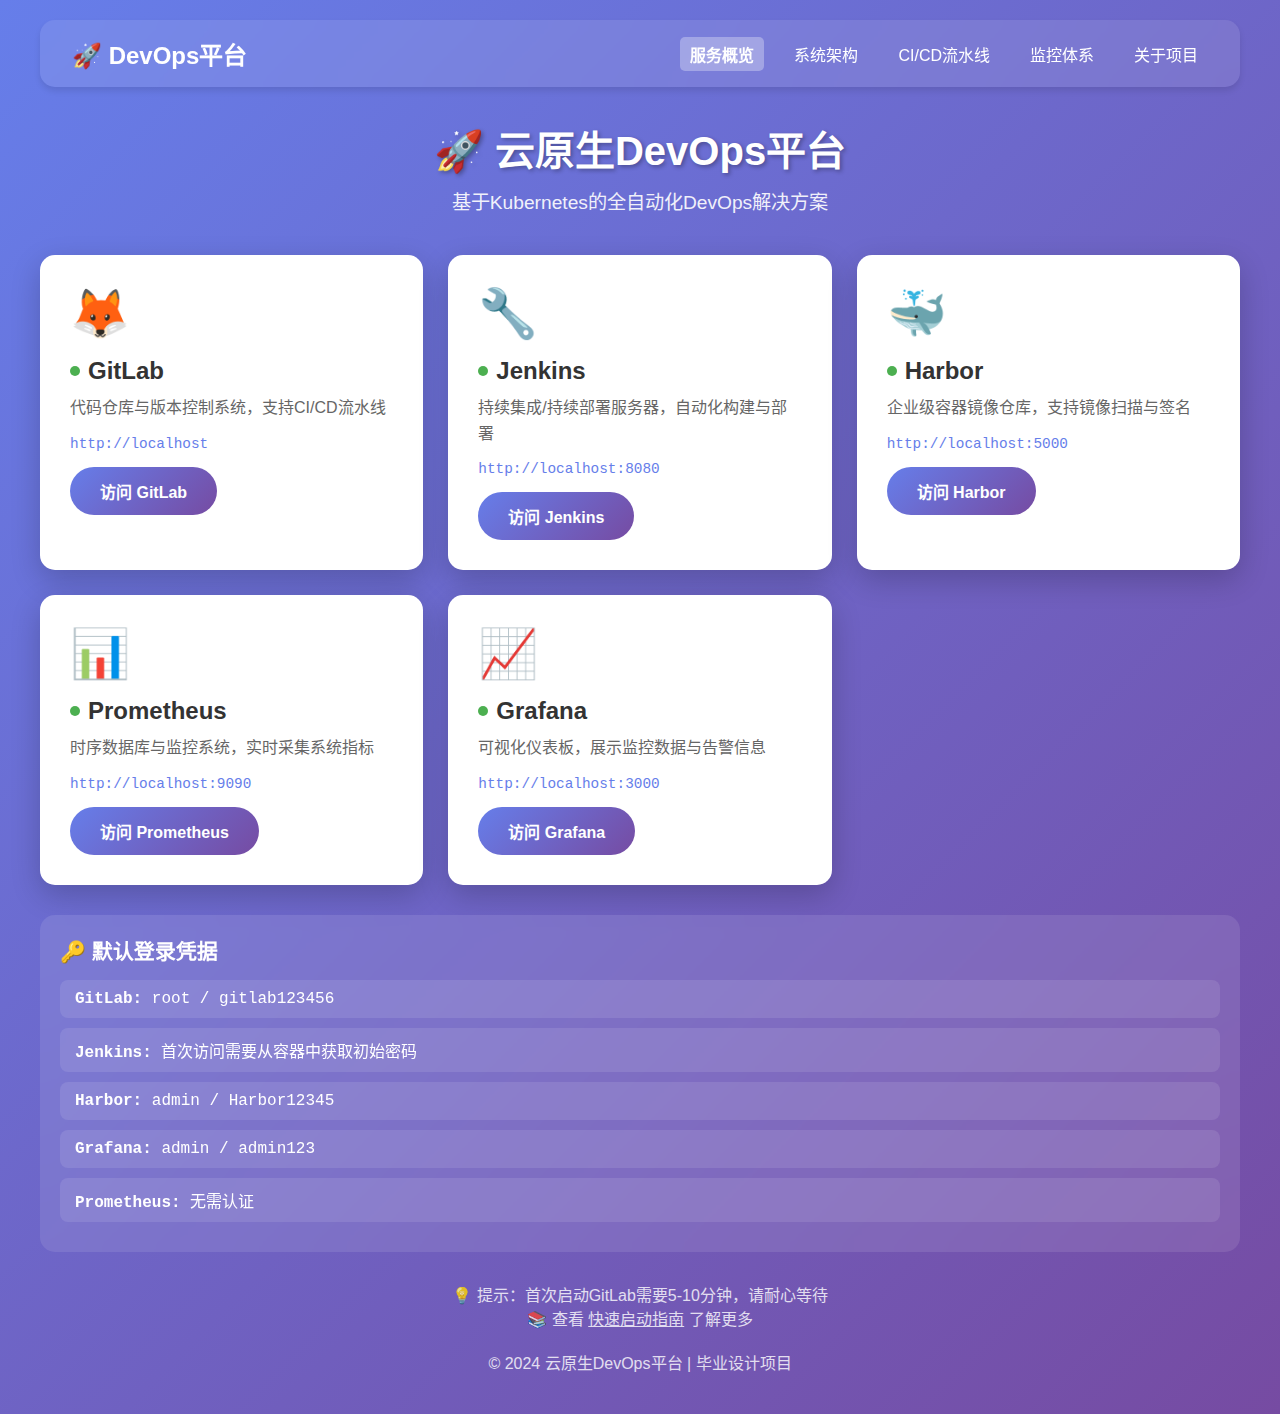
<file: web/index.html>
<!DOCTYPE html>
<html lang="zh-CN">
<head>
    <meta charset="UTF-8">
    <meta name="viewport" content="width=device-width, initial-scale=1.0">
    <title>云原生DevOps平台 - 服务展示</title>
    <link rel="stylesheet" href="style.css">
</head>
<body>
    <nav class="navbar">
        <a href="index.html" class="nav-brand">🚀 DevOps平台</a>
        <div class="nav-links">
            <a href="index.html" class="nav-link active">服务概览</a>
            <a href="architecture.html" class="nav-link">系统架构</a>
            <a href="pipeline.html" class="nav-link">CI/CD流水线</a>
            <a href="monitoring.html" class="nav-link">监控体系</a>
            <a href="about.html" class="nav-link">关于项目</a>
        </div>
    </nav>

    <div class="container">
        <div class="header">
            <h1>🚀 云原生DevOps平台</h1>
            <p>基于Kubernetes的全自动化DevOps解决方案</p>
        </div>
        
        <div class="services-grid">
            <div class="service-card" onclick="window.open('http://localhost', '_blank')">
                <div class="service-icon">🦊</div>
                <div class="service-name">
                    <span class="status-indicator status-running"></span>
                    GitLab
                </div>
                <div class="service-desc">代码仓库与版本控制系统，支持CI/CD流水线</div>
                <div class="service-url">http://localhost</div>
                <a href="http://localhost" target="_blank" class="service-btn">访问 GitLab</a>
            </div>
            
            <div class="service-card" onclick="window.open('http://localhost:8080', '_blank')">
                <div class="service-icon">🔧</div>
                <div class="service-name">
                    <span class="status-indicator status-running"></span>
                    Jenkins
                </div>
                <div class="service-desc">持续集成/持续部署服务器，自动化构建与部署</div>
                <div class="service-url">http://localhost:8080</div>
                <a href="http://localhost:8080" target="_blank" class="service-btn">访问 Jenkins</a>
            </div>
            
            <div class="service-card" onclick="window.open('http://localhost:5000', '_blank')">
                <div class="service-icon">🐳</div>
                <div class="service-name">
                    <span class="status-indicator status-running"></span>
                    Harbor
                </div>
                <div class="service-desc">企业级容器镜像仓库，支持镜像扫描与签名</div>
                <div class="service-url">http://localhost:5000</div>
                <a href="http://localhost:5000" target="_blank" class="service-btn">访问 Harbor</a>
            </div>

            <div class="service-card" onclick="window.open('http://localhost:9090', '_blank')">
                <div class="service-icon">📊</div>
                <div class="service-name">
                    <span class="status-indicator status-running"></span>
                    Prometheus
                </div>
                <div class="service-desc">时序数据库与监控系统，实时采集系统指标</div>
                <div class="service-url">http://localhost:9090</div>
                <a href="http://localhost:9090" target="_blank" class="service-btn">访问 Prometheus</a>
            </div>

            <div class="service-card" onclick="window.open('http://localhost:3000', '_blank')">
                <div class="service-icon">📈</div>
                <div class="service-name">
                    <span class="status-indicator status-running"></span>
                    Grafana
                </div>
                <div class="service-desc">可视化仪表板，展示监控数据与告警信息</div>
                <div class="service-url">http://localhost:3000</div>
                <a href="http://localhost:3000" target="_blank" class="service-btn">访问 Grafana</a>
            </div>
        </div>

        <div class="credentials">
            <h3>🔑 默认登录凭据</h3>
            <div class="cred-item">
                <strong>GitLab:</strong> root / gitlab123456
            </div>
            <div class="cred-item">
                <strong>Jenkins:</strong> 首次访问需要从容器中获取初始密码
            </div>
            <div class="cred-item">
                <strong>Harbor:</strong> admin / Harbor12345
            </div>
            <div class="cred-item">
                <strong>Grafana:</strong> admin / admin123
            </div>
            <div class="cred-item">
                <strong>Prometheus:</strong> 无需认证
            </div>
        </div>

        <div class="footer">
            <p>💡 提示：首次启动GitLab需要5-10分钟，请耐心等待</p>
            <p>📚 查看 <a href="../docs/thesis/快速启动指南.md" style="color: white; text-decoration: underline;">快速启动指南</a> 了解更多</p>
            <p style="margin-top: 20px;">© 2024 云原生DevOps平台 | 毕业设计项目</p>
        </div>
    </div>

    <script>
        // 检查服务状态
        async function checkServiceStatus() {
            const services = [
                { name: 'GitLab', url: 'http://localhost' },
                { name: 'Jenkins', url: 'http://localhost:8080' },
                { name: 'Harbor', url: 'http://localhost:5000' },
                { name: 'Prometheus', url: 'http://localhost:9090' },
                { name: 'Grafana', url: 'http://localhost:3000' }
            ];

            console.log('云原生DevOps平台已加载');
            console.log('服务列表:', services);
        }

        // 页面加载完成后执行
        window.addEventListener('load', checkServiceStatus);
    </script>
</body>
</html>
</file>
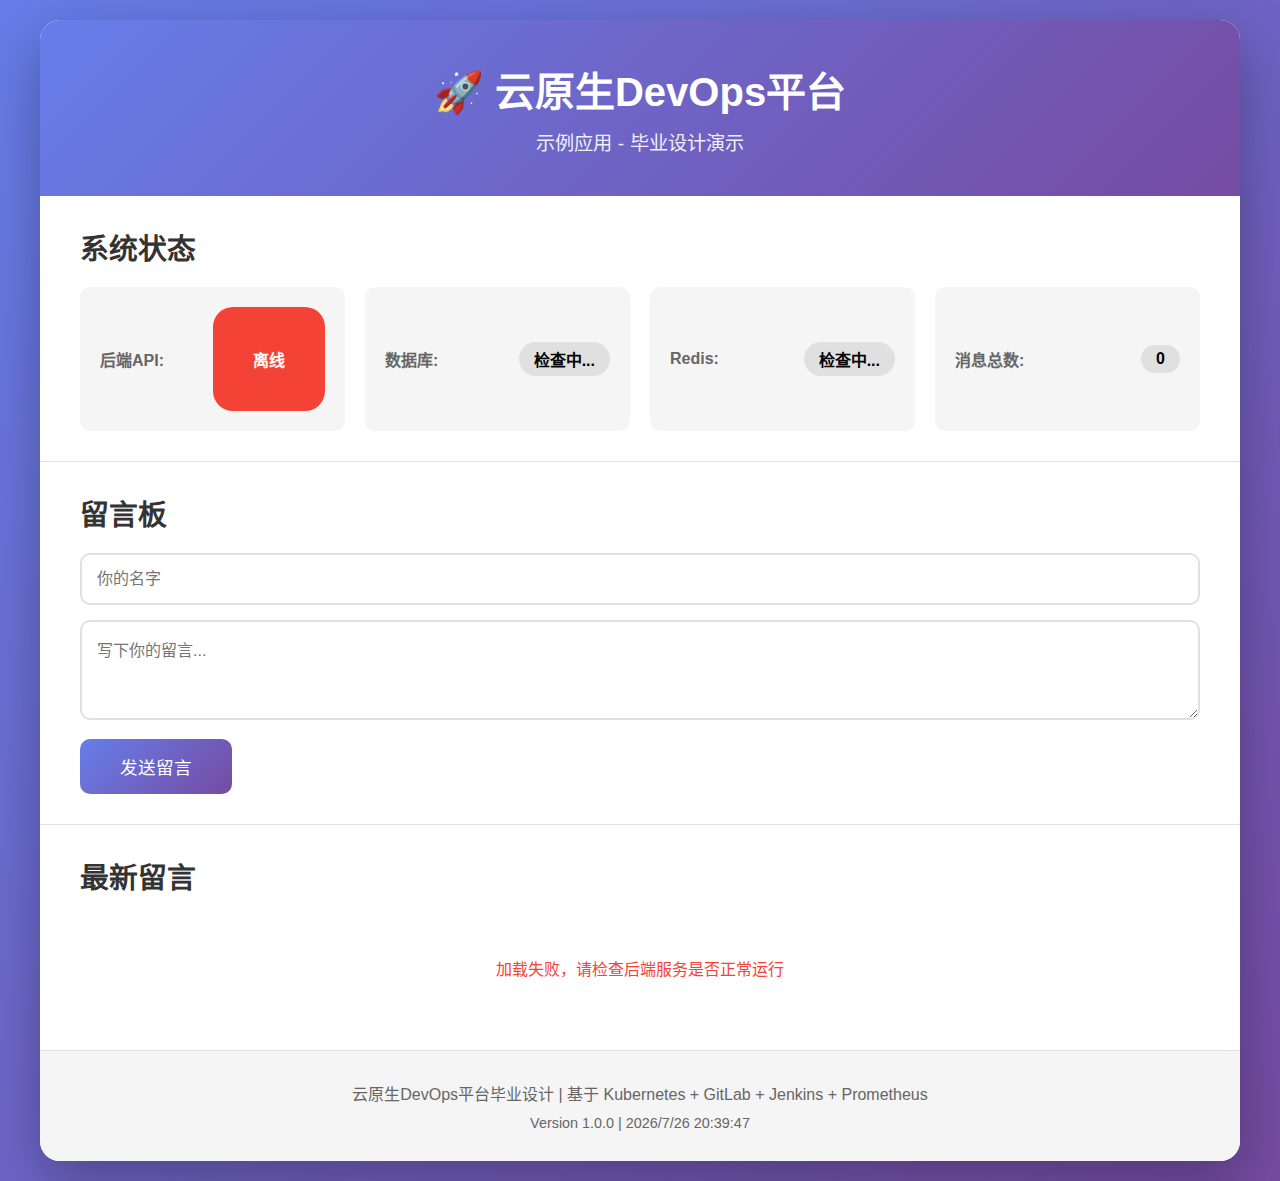
<file: demo-app/frontend/index.html>
<!DOCTYPE html>
<html lang="zh-CN">
<head>
    <meta charset="UTF-8">
    <meta name="viewport" content="width=device-width, initial-scale=1.0">
    <title>云原生DevOps平台 - 示例应用</title>
    <link rel="stylesheet" href="style.css">
</head>
<body>
    <div class="container">
        <header>
            <h1>🚀 云原生DevOps平台</h1>
            <p class="subtitle">示例应用 - 毕业设计演示</p>
        </header>

        <div class="status-panel">
            <h2>系统状态</h2>
            <div id="status" class="status-grid">
                <div class="status-item">
                    <span class="status-label">后端API:</span>
                    <span id="api-status" class="status-value">检查中...</span>
                </div>
                <div class="status-item">
                    <span class="status-label">数据库:</span>
                    <span id="db-status" class="status-value">检查中...</span>
                </div>
                <div class="status-item">
                    <span class="status-label">Redis:</span>
                    <span id="redis-status" class="status-value">检查中...</span>
                </div>
                <div class="status-item">
                    <span class="status-label">消息总数:</span>
                    <span id="message-count" class="status-value">0</span>
                </div>
            </div>
        </div>

        <div class="message-panel">
            <h2>留言板</h2>
            <form id="message-form">
                <div class="form-group">
                    <input type="text" id="author" placeholder="你的名字" required>
                </div>
                <div class="form-group">
                    <textarea id="content" placeholder="写下你的留言..." required></textarea>
                </div>
                <button type="submit" class="btn-primary">发送留言</button>
            </form>
        </div>

        <div class="messages-panel">
            <h2>最新留言</h2>
            <div id="messages" class="messages-list">
                <p class="loading">加载中...</p>
            </div>
        </div>

        <footer>
            <p>云原生DevOps平台毕业设计 | 基于 Kubernetes + GitLab + Jenkins + Prometheus</p>
            <p class="version">Version 1.0.0 | <span id="timestamp"></span></p>
        </footer>
    </div>

    <script src="app.js"></script>
</body>
</html>
</file>
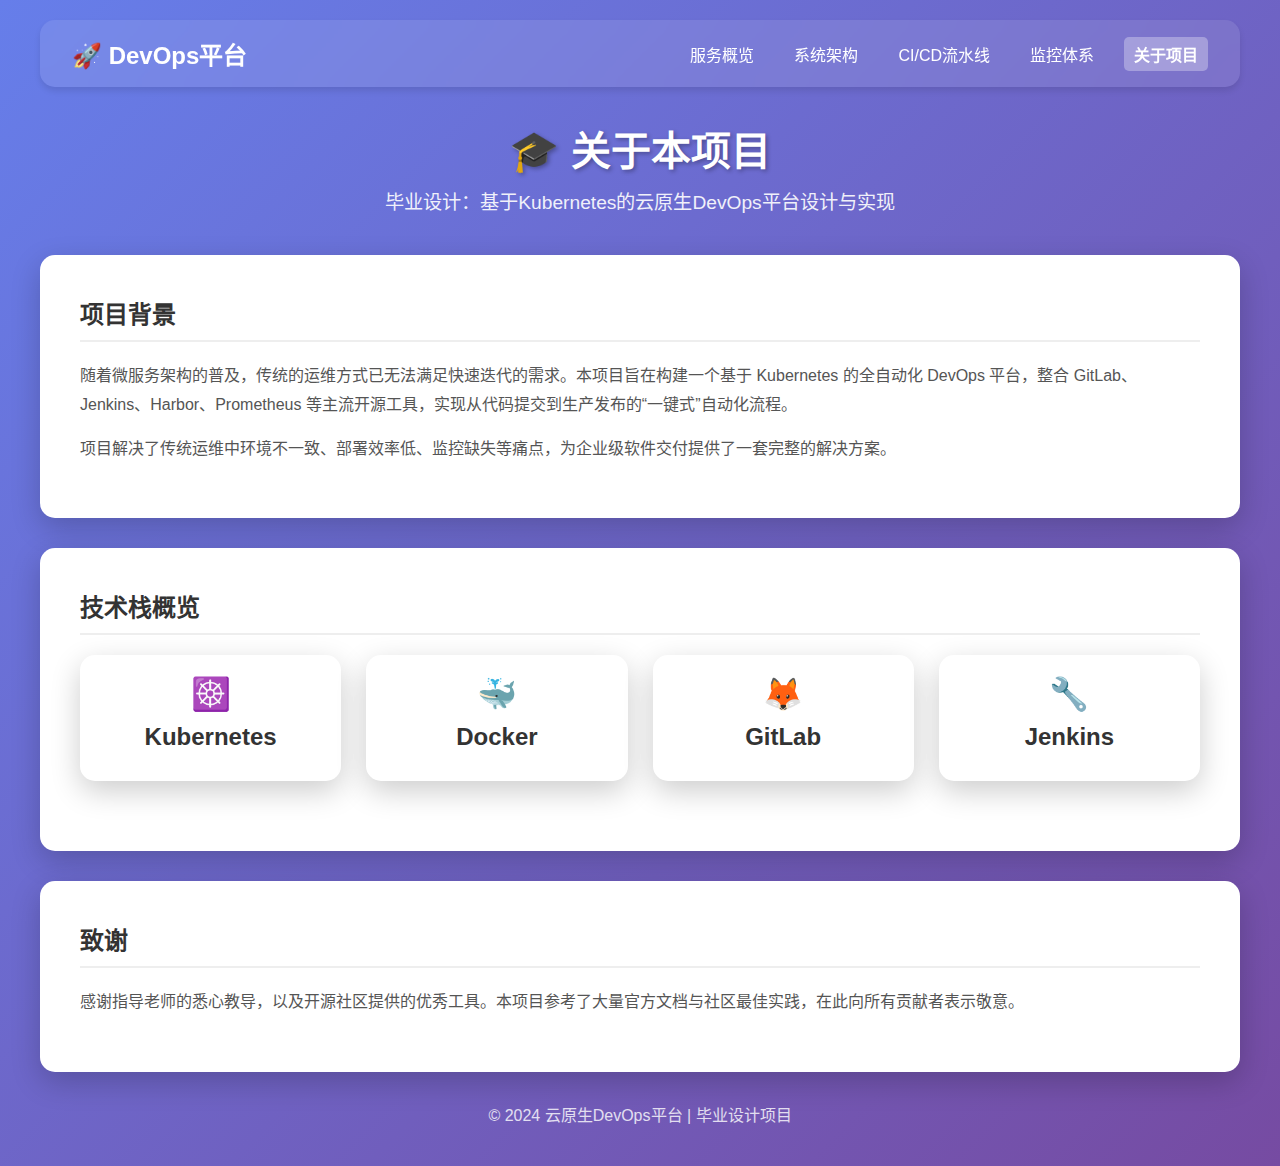
<file: web/about.html>
<!DOCTYPE html>
<html lang="zh-CN">

<head>
    <meta charset="UTF-8">
    <meta name="viewport" content="width=device-width, initial-scale=1.0">
    <title>关于项目 - 云原生DevOps平台</title>
    <link rel="stylesheet" href="style.css">
</head>

<body>
    <nav class="navbar">
        <a href="index.html" class="nav-brand">🚀 DevOps平台</a>
        <div class="nav-links">
            <a href="index.html" class="nav-link">服务概览</a>
            <a href="architecture.html" class="nav-link">系统架构</a>
            <a href="pipeline.html" class="nav-link">CI/CD流水线</a>
            <a href="monitoring.html" class="nav-link">监控体系</a>
            <a href="about.html" class="nav-link active">关于项目</a>
        </div>
    </nav>

    <div class="container">
        <div class="header">
            <h1>🎓 关于本项目</h1>
            <p>毕业设计：基于Kubernetes的云原生DevOps平台设计与实现</p>
        </div>

        <div class="content-card">
            <h2>项目背景</h2>
            <p>随着微服务架构的普及，传统的运维方式已无法满足快速迭代的需求。本项目旨在构建一个基于 Kubernetes 的全自动化 DevOps 平台，整合 GitLab、Jenkins、Harbor、Prometheus
                等主流开源工具，实现从代码提交到生产发布的“一键式”自动化流程。</p>
            <p>项目解决了传统运维中环境不一致、部署效率低、监控缺失等痛点，为企业级软件交付提供了一套完整的解决方案。</p>
        </div>

        <div class="content-card">
            <h2>技术栈概览</h2>
            <div class="services-grid" style="grid-template-columns: repeat(auto-fit, minmax(200px, 1fr));">
                <div class="service-card" style="padding: 20px; text-align: center;">
                    <div style="font-size: 2em; margin-bottom: 10px;">☸️</div>
                    <div class="service-name" style="justify-content: center;">Kubernetes</div>
                </div>
                <div class="service-card" style="padding: 20px; text-align: center;">
                    <div style="font-size: 2em; margin-bottom: 10px;">🐳</div>
                    <div class="service-name" style="justify-content: center;">Docker</div>
                </div>
                <div class="service-card" style="padding: 20px; text-align: center;">
                    <div style="font-size: 2em; margin-bottom: 10px;">🦊</div>
                    <div class="service-name" style="justify-content: center;">GitLab</div>
                </div>
                <div class="service-card" style="padding: 20px; text-align: center;">
                    <div style="font-size: 2em; margin-bottom: 10px;">🔧</div>
                    <div class="service-name" style="justify-content: center;">Jenkins</div>
                </div>
            </div>
        </div>

        <div class="content-card">
            <h2>致谢</h2>
            <p>感谢指导老师的悉心教导，以及开源社区提供的优秀工具。本项目参考了大量官方文档与社区最佳实践，在此向所有贡献者表示敬意。</p>
        </div>

        <div class="footer">
            <p>© 2024 云原生DevOps平台 | 毕业设计项目</p>
        </div>
    </div>
</body>

</html>
</file>
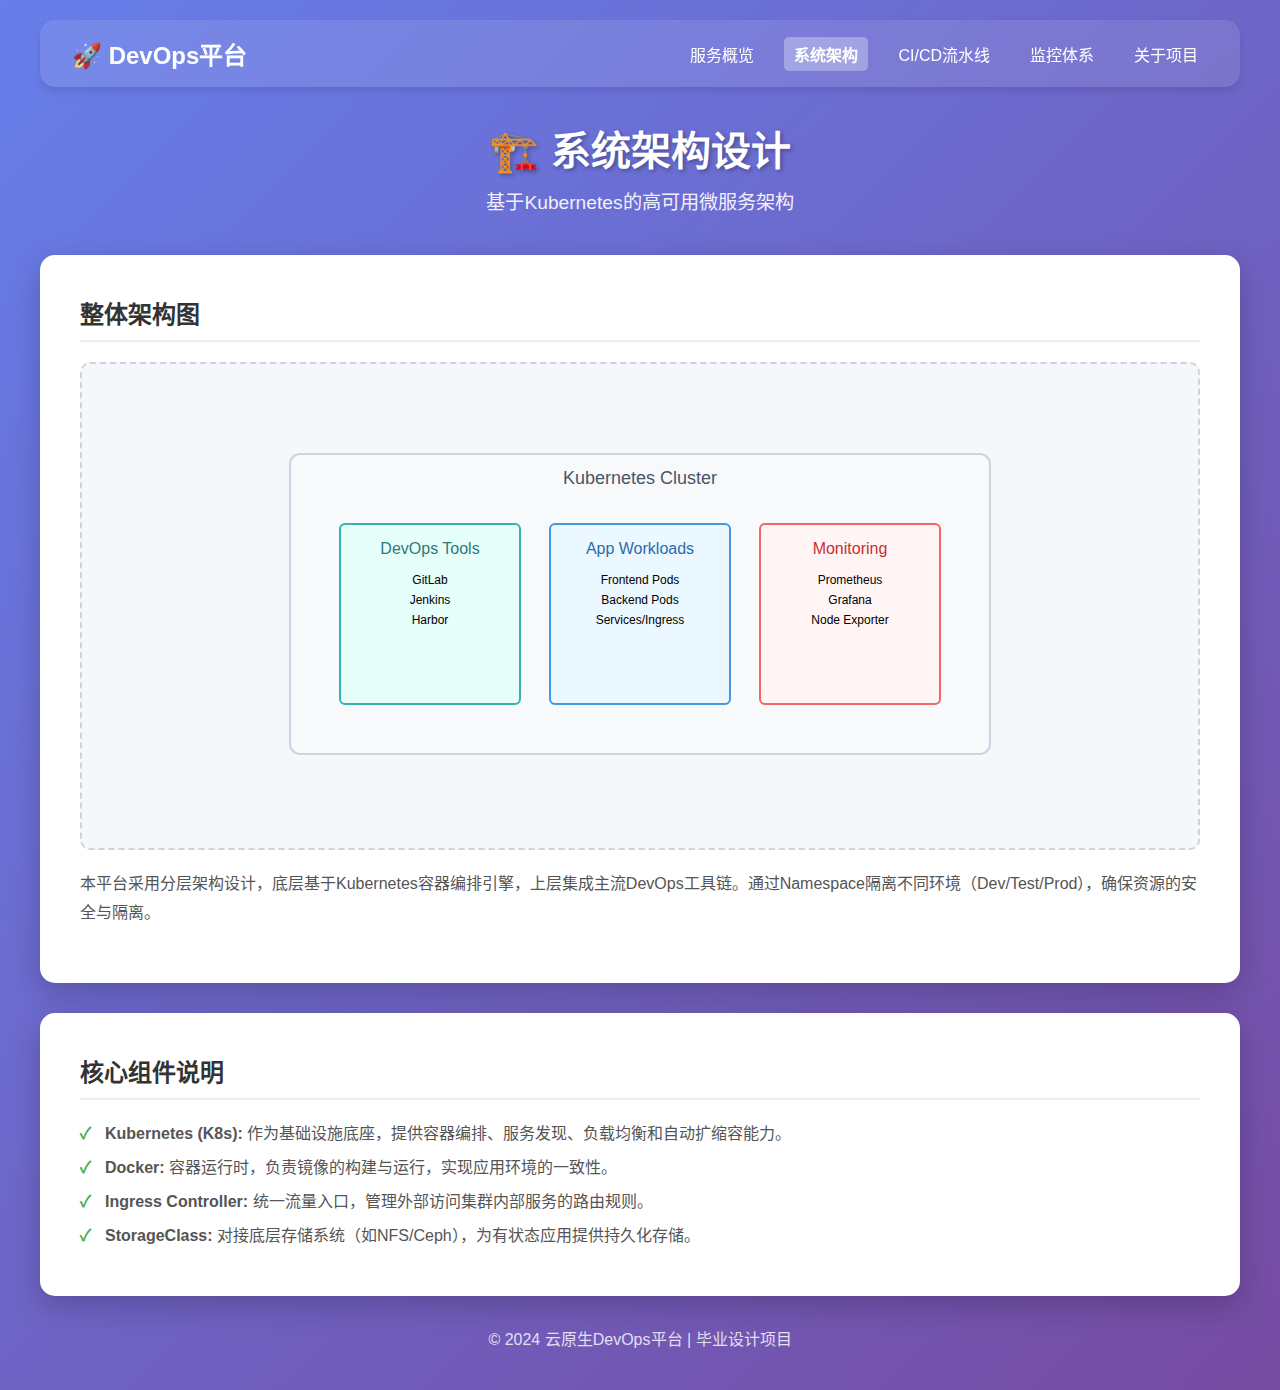
<file: web/architecture.html>
<!DOCTYPE html>
<html lang="zh-CN">

<head>
    <meta charset="UTF-8">
    <meta name="viewport" content="width=device-width, initial-scale=1.0">
    <title>系统架构 - 云原生DevOps平台</title>
    <link rel="stylesheet" href="style.css">
</head>

<body>
    <nav class="navbar">
        <a href="index.html" class="nav-brand">🚀 DevOps平台</a>
        <div class="nav-links">
            <a href="index.html" class="nav-link">服务概览</a>
            <a href="architecture.html" class="nav-link active">系统架构</a>
            <a href="pipeline.html" class="nav-link">CI/CD流水线</a>
            <a href="monitoring.html" class="nav-link">监控体系</a>
            <a href="about.html" class="nav-link">关于项目</a>
        </div>
    </nav>

    <div class="container">
        <div class="header">
            <h1>🏗️ 系统架构设计</h1>
            <p>基于Kubernetes的高可用微服务架构</p>
        </div>

        <div class="content-card">
            <h2>整体架构图</h2>
            <div class="diagram-placeholder">
                <svg width="800" height="400" viewBox="0 0 800 400" xmlns="http://www.w3.org/2000/svg">
                    <!-- Simple SVG Diagram -->
                    <rect x="50" y="50" width="700" height="300" rx="10" fill="#f8f9fa" stroke="#cbd5e0"
                        stroke-width="2" />
                    <text x="400" y="80" text-anchor="middle" font-size="18" fill="#4a5568">Kubernetes Cluster</text>

                    <!-- Nodes -->
                    <rect x="100" y="120" width="180" height="180" rx="5" fill="#e6fffa" stroke="#38b2ac"
                        stroke-width="2" />
                    <text x="190" y="150" text-anchor="middle" fill="#2c7a7b">DevOps Tools</text>
                    <text x="190" y="180" text-anchor="middle" font-size="12">GitLab</text>
                    <text x="190" y="200" text-anchor="middle" font-size="12">Jenkins</text>
                    <text x="190" y="220" text-anchor="middle" font-size="12">Harbor</text>

                    <rect x="310" y="120" width="180" height="180" rx="5" fill="#ebf8ff" stroke="#4299e1"
                        stroke-width="2" />
                    <text x="400" y="150" text-anchor="middle" fill="#2b6cb0">App Workloads</text>
                    <text x="400" y="180" text-anchor="middle" font-size="12">Frontend Pods</text>
                    <text x="400" y="200" text-anchor="middle" font-size="12">Backend Pods</text>
                    <text x="400" y="220" text-anchor="middle" font-size="12">Services/Ingress</text>

                    <rect x="520" y="120" width="180" height="180" rx="5" fill="#fff5f5" stroke="#f56565"
                        stroke-width="2" />
                    <text x="610" y="150" text-anchor="middle" fill="#c53030">Monitoring</text>
                    <text x="610" y="180" text-anchor="middle" font-size="12">Prometheus</text>
                    <text x="610" y="200" text-anchor="middle" font-size="12">Grafana</text>
                    <text x="610" y="220" text-anchor="middle" font-size="12">Node Exporter</text>
                </svg>
            </div>
            <p>本平台采用分层架构设计，底层基于Kubernetes容器编排引擎，上层集成主流DevOps工具链。通过Namespace隔离不同环境（Dev/Test/Prod），确保资源的安全与隔离。</p>
        </div>

        <div class="content-card">
            <h2>核心组件说明</h2>
            <ul class="feature-list">
                <li><strong>Kubernetes (K8s):</strong> 作为基础设施底座，提供容器编排、服务发现、负载均衡和自动扩缩容能力。</li>
                <li><strong>Docker:</strong> 容器运行时，负责镜像的构建与运行，实现应用环境的一致性。</li>
                <li><strong>Ingress Controller:</strong> 统一流量入口，管理外部访问集群内部服务的路由规则。</li>
                <li><strong>StorageClass:</strong> 对接底层存储系统（如NFS/Ceph），为有状态应用提供持久化存储。</li>
            </ul>
        </div>

        <div class="footer">
            <p>© 2024 云原生DevOps平台 | 毕业设计项目</p>
        </div>
    </div>
</body>

</html>
</file>
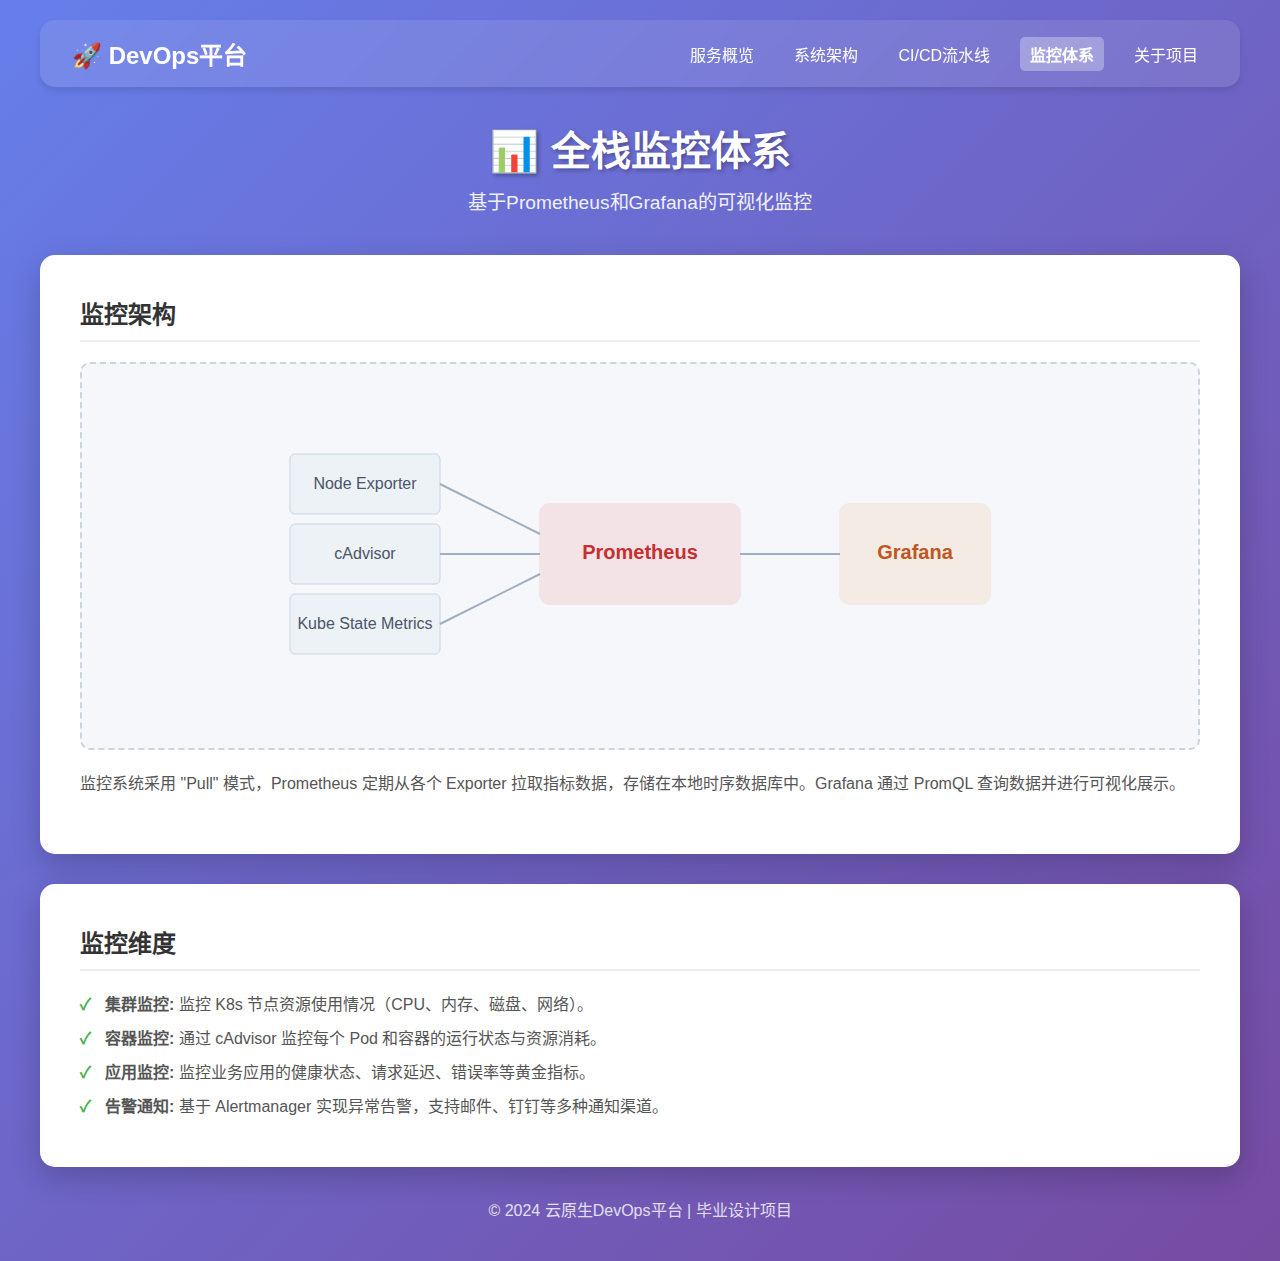
<file: web/monitoring.html>
<!DOCTYPE html>
<html lang="zh-CN">

<head>
    <meta charset="UTF-8">
    <meta name="viewport" content="width=device-width, initial-scale=1.0">
    <title>监控体系 - 云原生DevOps平台</title>
    <link rel="stylesheet" href="style.css">
</head>

<body>
    <nav class="navbar">
        <a href="index.html" class="nav-brand">🚀 DevOps平台</a>
        <div class="nav-links">
            <a href="index.html" class="nav-link">服务概览</a>
            <a href="architecture.html" class="nav-link">系统架构</a>
            <a href="pipeline.html" class="nav-link">CI/CD流水线</a>
            <a href="monitoring.html" class="nav-link active">监控体系</a>
            <a href="about.html" class="nav-link">关于项目</a>
        </div>
    </nav>

    <div class="container">
        <div class="header">
            <h1>📊 全栈监控体系</h1>
            <p>基于Prometheus和Grafana的可视化监控</p>
        </div>

        <div class="content-card">
            <h2>监控架构</h2>
            <div class="diagram-placeholder">
                <svg width="800" height="300" viewBox="0 0 800 300" xmlns="http://www.w3.org/2000/svg">
                    <!-- Prometheus -->
                    <rect x="300" y="100" width="200" height="100" rx="10" fill="#e53e3e" opacity="0.1" stroke="#e53e3e"
                        stroke-width="2" />
                    <text x="400" y="155" text-anchor="middle" fill="#c53030" font-size="20"
                        font-weight="bold">Prometheus</text>

                    <!-- Targets -->
                    <rect x="50" y="50" width="150" height="60" rx="5" fill="#edf2f7" stroke="#cbd5e0" />
                    <text x="125" y="85" text-anchor="middle" fill="#4a5568">Node Exporter</text>

                    <rect x="50" y="120" width="150" height="60" rx="5" fill="#edf2f7" stroke="#cbd5e0" />
                    <text x="125" y="155" text-anchor="middle" fill="#4a5568">cAdvisor</text>

                    <rect x="50" y="190" width="150" height="60" rx="5" fill="#edf2f7" stroke="#cbd5e0" />
                    <text x="125" y="225" text-anchor="middle" fill="#4a5568">Kube State Metrics</text>

                    <!-- Grafana -->
                    <rect x="600" y="100" width="150" height="100" rx="10" fill="#ed8936" opacity="0.1" stroke="#ed8936"
                        stroke-width="2" />
                    <text x="675" y="155" text-anchor="middle" fill="#c05621" font-size="20"
                        font-weight="bold">Grafana</text>

                    <!-- Arrows -->
                    <path d="M200 80 L300 130" stroke="#a0aec0" stroke-width="2" marker-end="url(#arrow)" />
                    <path d="M200 150 L300 150" stroke="#a0aec0" stroke-width="2" marker-end="url(#arrow)" />
                    <path d="M200 220 L300 170" stroke="#a0aec0" stroke-width="2" marker-end="url(#arrow)" />
                    <path d="M500 150 L600 150" stroke="#a0aec0" stroke-width="2" marker-end="url(#arrow)" />
                </svg>
            </div>
            <p>监控系统采用 "Pull" 模式，Prometheus 定期从各个 Exporter 拉取指标数据，存储在本地时序数据库中。Grafana 通过 PromQL 查询数据并进行可视化展示。</p>
        </div>

        <div class="content-card">
            <h2>监控维度</h2>
            <ul class="feature-list">
                <li><strong>集群监控:</strong> 监控 K8s 节点资源使用情况（CPU、内存、磁盘、网络）。</li>
                <li><strong>容器监控:</strong> 通过 cAdvisor 监控每个 Pod 和容器的运行状态与资源消耗。</li>
                <li><strong>应用监控:</strong> 监控业务应用的健康状态、请求延迟、错误率等黄金指标。</li>
                <li><strong>告警通知:</strong> 基于 Alertmanager 实现异常告警，支持邮件、钉钉等多种通知渠道。</li>
            </ul>
        </div>

        <div class="footer">
            <p>© 2024 云原生DevOps平台 | 毕业设计项目</p>
        </div>
    </div>
</body>

</html>
</file>
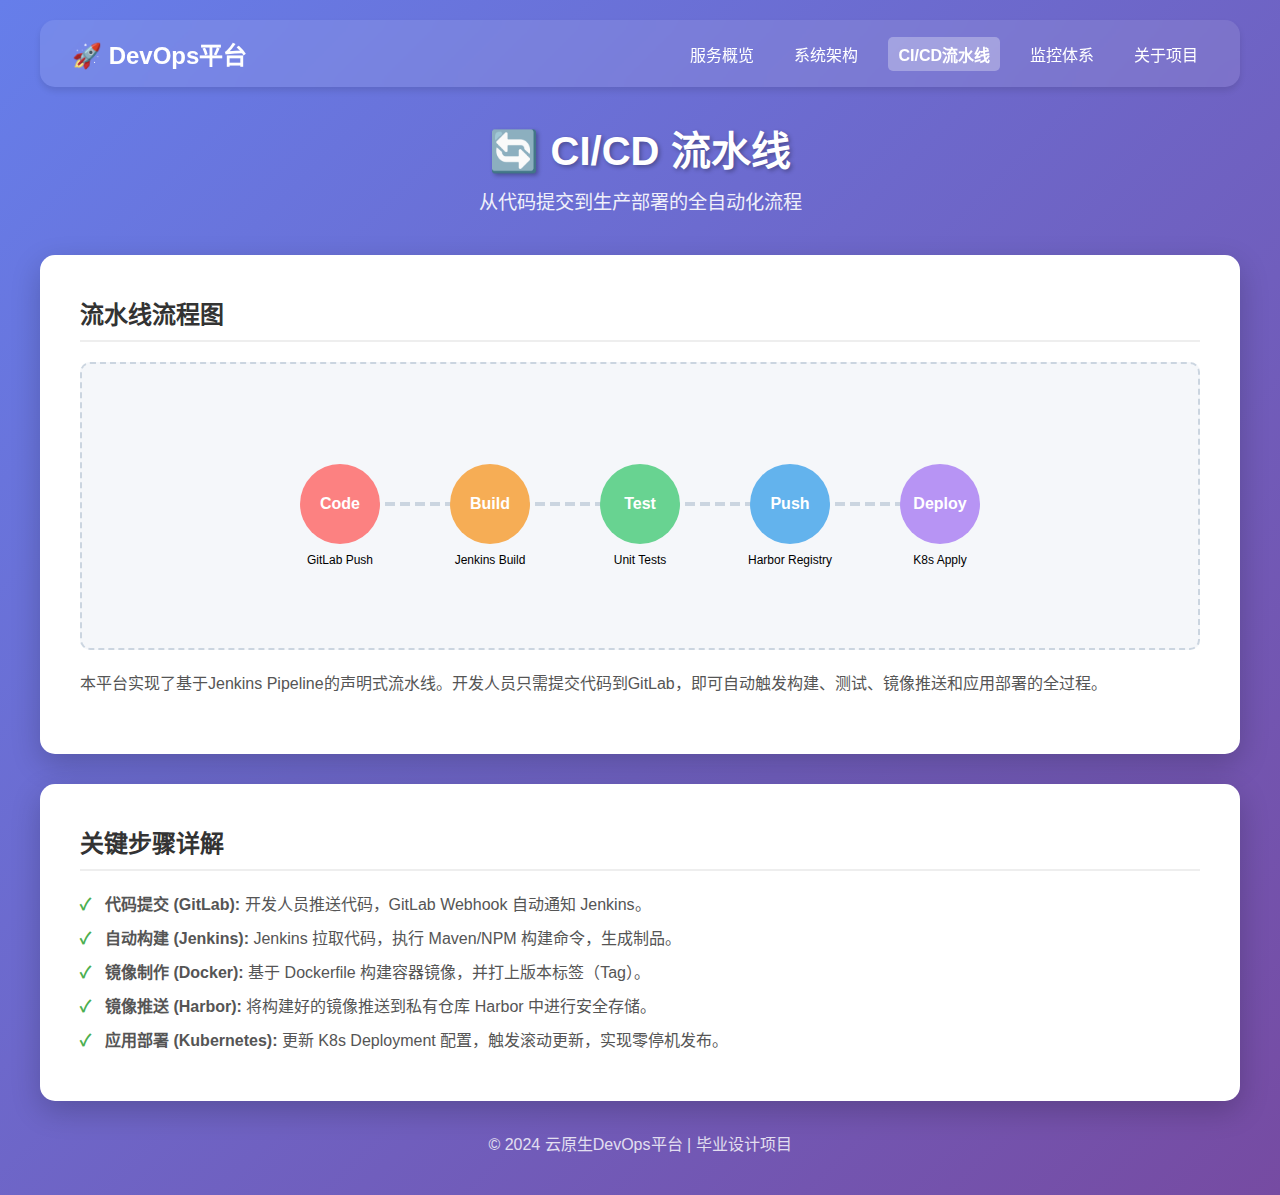
<file: web/pipeline.html>
<!DOCTYPE html>
<html lang="zh-CN">

<head>
    <meta charset="UTF-8">
    <meta name="viewport" content="width=device-width, initial-scale=1.0">
    <title>CI/CD流水线 - 云原生DevOps平台</title>
    <link rel="stylesheet" href="style.css">
</head>

<body>
    <nav class="navbar">
        <a href="index.html" class="nav-brand">🚀 DevOps平台</a>
        <div class="nav-links">
            <a href="index.html" class="nav-link">服务概览</a>
            <a href="architecture.html" class="nav-link">系统架构</a>
            <a href="pipeline.html" class="nav-link active">CI/CD流水线</a>
            <a href="monitoring.html" class="nav-link">监控体系</a>
            <a href="about.html" class="nav-link">关于项目</a>
        </div>
    </nav>

    <div class="container">
        <div class="header">
            <h1>🔄 CI/CD 流水线</h1>
            <p>从代码提交到生产部署的全自动化流程</p>
        </div>

        <div class="content-card">
            <h2>流水线流程图</h2>
            <div class="diagram-placeholder">
                <svg width="800" height="200" viewBox="0 0 800 200" xmlns="http://www.w3.org/2000/svg">
                    <!-- Flow -->
                    <path d="M100 100 L700 100" stroke="#cbd5e0" stroke-width="4" stroke-dasharray="10 5" />

                    <!-- Steps -->
                    <circle cx="100" cy="100" r="40" fill="#fc8181" />
                    <text x="100" y="105" text-anchor="middle" fill="white" font-weight="bold">Code</text>
                    <text x="100" y="160" text-anchor="middle" font-size="12">GitLab Push</text>

                    <circle cx="250" cy="100" r="40" fill="#f6ad55" />
                    <text x="250" y="105" text-anchor="middle" fill="white" font-weight="bold">Build</text>
                    <text x="250" y="160" text-anchor="middle" font-size="12">Jenkins Build</text>

                    <circle cx="400" cy="100" r="40" fill="#68d391" />
                    <text x="400" y="105" text-anchor="middle" fill="white" font-weight="bold">Test</text>
                    <text x="400" y="160" text-anchor="middle" font-size="12">Unit Tests</text>

                    <circle cx="550" cy="100" r="40" fill="#63b3ed" />
                    <text x="550" y="105" text-anchor="middle" fill="white" font-weight="bold">Push</text>
                    <text x="550" y="160" text-anchor="middle" font-size="12">Harbor Registry</text>

                    <circle cx="700" cy="100" r="40" fill="#b794f4" />
                    <text x="700" y="105" text-anchor="middle" fill="white" font-weight="bold">Deploy</text>
                    <text x="700" y="160" text-anchor="middle" font-size="12">K8s Apply</text>
                </svg>
            </div>
            <p>本平台实现了基于Jenkins Pipeline的声明式流水线。开发人员只需提交代码到GitLab，即可自动触发构建、测试、镜像推送和应用部署的全过程。</p>
        </div>

        <div class="content-card">
            <h2>关键步骤详解</h2>
            <ul class="feature-list">
                <li><strong>代码提交 (GitLab):</strong> 开发人员推送代码，GitLab Webhook 自动通知 Jenkins。</li>
                <li><strong>自动构建 (Jenkins):</strong> Jenkins 拉取代码，执行 Maven/NPM 构建命令，生成制品。</li>
                <li><strong>镜像制作 (Docker):</strong> 基于 Dockerfile 构建容器镜像，并打上版本标签（Tag）。</li>
                <li><strong>镜像推送 (Harbor):</strong> 将构建好的镜像推送到私有仓库 Harbor 中进行安全存储。</li>
                <li><strong>应用部署 (Kubernetes):</strong> 更新 K8s Deployment 配置，触发滚动更新，实现零停机发布。</li>
            </ul>
        </div>

        <div class="footer">
            <p>© 2024 云原生DevOps平台 | 毕业设计项目</p>
        </div>
    </div>
</body>

</html>
</file>
<file: web/style.css>
* {
    margin: 0;
    padding: 0;
    box-sizing: border-box;
}

body {
    font-family: 'Segoe UI', Tahoma, Geneva, Verdana, sans-serif;
    background: linear-gradient(135deg, #667eea 0%, #764ba2 100%);
    min-height: 100vh;
    display: flex;
    flex-direction: column;
    align-items: center;
    padding: 20px;
}

.navbar {
    width: 100%;
    max-width: 1200px;
    background: rgba(255,255,255,0.1);
    backdrop-filter: blur(10px);
    padding: 1rem 2rem;
    margin-bottom: 2rem;
    border-radius: 15px;
    display: flex;
    justify-content: space-between;
    align-items: center;
    box-shadow: 0 4px 6px rgba(0,0,0,0.1);
}

.nav-brand {
    color: white;
    font-size: 1.5rem;
    font-weight: bold;
    text-decoration: none;
    display: flex;
    align-items: center;
    gap: 10px;
}

.nav-links {
    display: flex;
    gap: 20px;
}

.nav-link {
    color: white;
    text-decoration: none;
    font-weight: 500;
    padding: 5px 10px;
    border-radius: 5px;
    transition: all 0.3s;
}

.nav-link:hover {
    background: rgba(255,255,255,0.2);
}

.nav-link.active {
    background: rgba(255,255,255,0.3);
    font-weight: bold;
}

.container {
    max-width: 1200px;
    width: 100%;
    flex: 1;
}

.header {
    text-align: center;
    color: white;
    margin-bottom: 40px;
}

.header h1 {
    font-size: 2.5em;
    margin-bottom: 10px;
    text-shadow: 2px 2px 4px rgba(0,0,0,0.3);
}

.header p {
    font-size: 1.2em;
    opacity: 0.9;
}

.services-grid {
    display: grid;
    grid-template-columns: repeat(auto-fit, minmax(300px, 1fr));
    gap: 25px;
    margin-bottom: 30px;
}

.service-card {
    background: white;
    border-radius: 15px;
    padding: 30px;
    box-shadow: 0 10px 30px rgba(0,0,0,0.2);
    transition: transform 0.3s, box-shadow 0.3s;
    cursor: pointer;
    text-decoration: none;
    display: block;
}

.service-card:hover {
    transform: translateY(-5px);
    box-shadow: 0 15px 40px rgba(0,0,0,0.3);
}

.service-icon {
    font-size: 3em;
    margin-bottom: 15px;
}

.service-name {
    font-size: 1.5em;
    font-weight: bold;
    color: #333;
    margin-bottom: 10px;
    display: flex;
    align-items: center;
}

.service-desc {
    color: #666;
    margin-bottom: 15px;
    line-height: 1.6;
}

.service-url {
    color: #667eea;
    font-family: 'Courier New', monospace;
    font-size: 0.9em;
    margin-bottom: 15px;
    word-break: break-all;
}

.service-btn {
    display: inline-block;
    background: linear-gradient(135deg, #667eea 0%, #764ba2 100%);
    color: white;
    padding: 12px 30px;
    border-radius: 25px;
    text-decoration: none;
    transition: opacity 0.3s;
    font-weight: bold;
}

.service-btn:hover {
    opacity: 0.9;
}

.credentials {
    background: rgba(255,255,255,0.1);
    backdrop-filter: blur(10px);
    border-radius: 15px;
    padding: 20px;
    color: white;
    margin-top: 30px;
}

.credentials h3 {
    margin-bottom: 15px;
    font-size: 1.3em;
}

.cred-item {
    background: rgba(255,255,255,0.1);
    padding: 10px 15px;
    border-radius: 8px;
    margin-bottom: 10px;
    font-family: 'Courier New', monospace;
}

.status-indicator {
    display: inline-block;
    width: 10px;
    height: 10px;
    border-radius: 50%;
    margin-right: 8px;
    animation: pulse 2s infinite;
}

.status-running {
    background: #4CAF50;
}

@keyframes pulse {
    0%, 100% { opacity: 1; }
    50% { opacity: 0.5; }
}

.footer {
    text-align: center;
    color: white;
    margin-top: 30px;
    opacity: 0.8;
    padding-bottom: 20px;
}

/* Content Page Styles */
.content-card {
    background: white;
    border-radius: 15px;
    padding: 40px;
    box-shadow: 0 10px 30px rgba(0,0,0,0.2);
    margin-bottom: 30px;
}

.content-card h2 {
    color: #333;
    margin-bottom: 20px;
    border-bottom: 2px solid #eee;
    padding-bottom: 10px;
}

.content-card p {
    color: #555;
    line-height: 1.8;
    margin-bottom: 15px;
}

.diagram-placeholder {
    background: #f5f7fa;
    border: 2px dashed #cbd5e0;
    border-radius: 10px;
    padding: 40px;
    text-align: center;
    color: #718096;
    margin: 20px 0;
}

.feature-list {
    list-style: none;
}

.feature-list li {
    margin-bottom: 10px;
    padding-left: 25px;
    position: relative;
    color: #555;
}

.feature-list li::before {
    content: '✓';
    position: absolute;
    left: 0;
    color: #4CAF50;
    font-weight: bold;
}
</file>
<file: demo-app/frontend/style.css>
* {
    margin: 0;
    padding: 0;
    box-sizing: border-box;
}

body {
    font-family: 'Segoe UI', Tahoma, Geneva, Verdana, sans-serif;
    background: linear-gradient(135deg, #667eea 0%, #764ba2 100%);
    min-height: 100vh;
    padding: 20px;
}

.container {
    max-width: 1200px;
    margin: 0 auto;
    background: white;
    border-radius: 20px;
    box-shadow: 0 20px 60px rgba(0, 0, 0, 0.3);
    overflow: hidden;
}

header {
    background: linear-gradient(135deg, #667eea 0%, #764ba2 100%);
    color: white;
    padding: 40px;
    text-align: center;
}

header h1 {
    font-size: 2.5em;
    margin-bottom: 10px;
}

.subtitle {
    font-size: 1.2em;
    opacity: 0.9;
}

.status-panel, .message-panel, .messages-panel {
    padding: 30px 40px;
    border-bottom: 1px solid #e0e0e0;
}

h2 {
    color: #333;
    margin-bottom: 20px;
    font-size: 1.8em;
}

.status-grid {
    display: grid;
    grid-template-columns: repeat(auto-fit, minmax(250px, 1fr));
    gap: 20px;
}

.status-item {
    background: #f5f5f5;
    padding: 20px;
    border-radius: 10px;
    display: flex;
    justify-content: space-between;
    align-items: center;
}

.status-label {
    font-weight: 600;
    color: #666;
}

.status-value {
    font-weight: bold;
    padding: 5px 15px;
    border-radius: 20px;
    background: #e0e0e0;
}

.status-value.ok {
    background: #4caf50;
    color: white;
}

.status-value.error {
    background: #f44336;
    color: white;
}

.form-group {
    margin-bottom: 15px;
}

input, textarea {
    width: 100%;
    padding: 15px;
    border: 2px solid #e0e0e0;
    border-radius: 10px;
    font-size: 1em;
    font-family: inherit;
    transition: border-color 0.3s;
}

input:focus, textarea:focus {
    outline: none;
    border-color: #667eea;
}

textarea {
    min-height: 100px;
    resize: vertical;
}

.btn-primary {
    background: linear-gradient(135deg, #667eea 0%, #764ba2 100%);
    color: white;
    border: none;
    padding: 15px 40px;
    font-size: 1.1em;
    border-radius: 10px;
    cursor: pointer;
    transition: transform 0.2s, box-shadow 0.2s;
}

.btn-primary:hover {
    transform: translateY(-2px);
    box-shadow: 0 5px 20px rgba(102, 126, 234, 0.4);
}

.btn-primary:active {
    transform: translateY(0);
}

.messages-list {
    max-height: 500px;
    overflow-y: auto;
}

.message-item {
    background: #f9f9f9;
    padding: 20px;
    margin-bottom: 15px;
    border-radius: 10px;
    border-left: 4px solid #667eea;
}

.message-header {
    display: flex;
    justify-content: space-between;
    margin-bottom: 10px;
    color: #666;
    font-size: 0.9em;
}

.message-author {
    font-weight: bold;
    color: #667eea;
}

.message-content {
    color: #333;
    line-height: 1.6;
}

.loading, .error {
    text-align: center;
    padding: 40px;
    color: #999;
}

.error {
    color: #f44336;
}

footer {
    background: #f5f5f5;
    padding: 30px;
    text-align: center;
    color: #666;
}

.version {
    margin-top: 10px;
    font-size: 0.9em;
}
</file>
